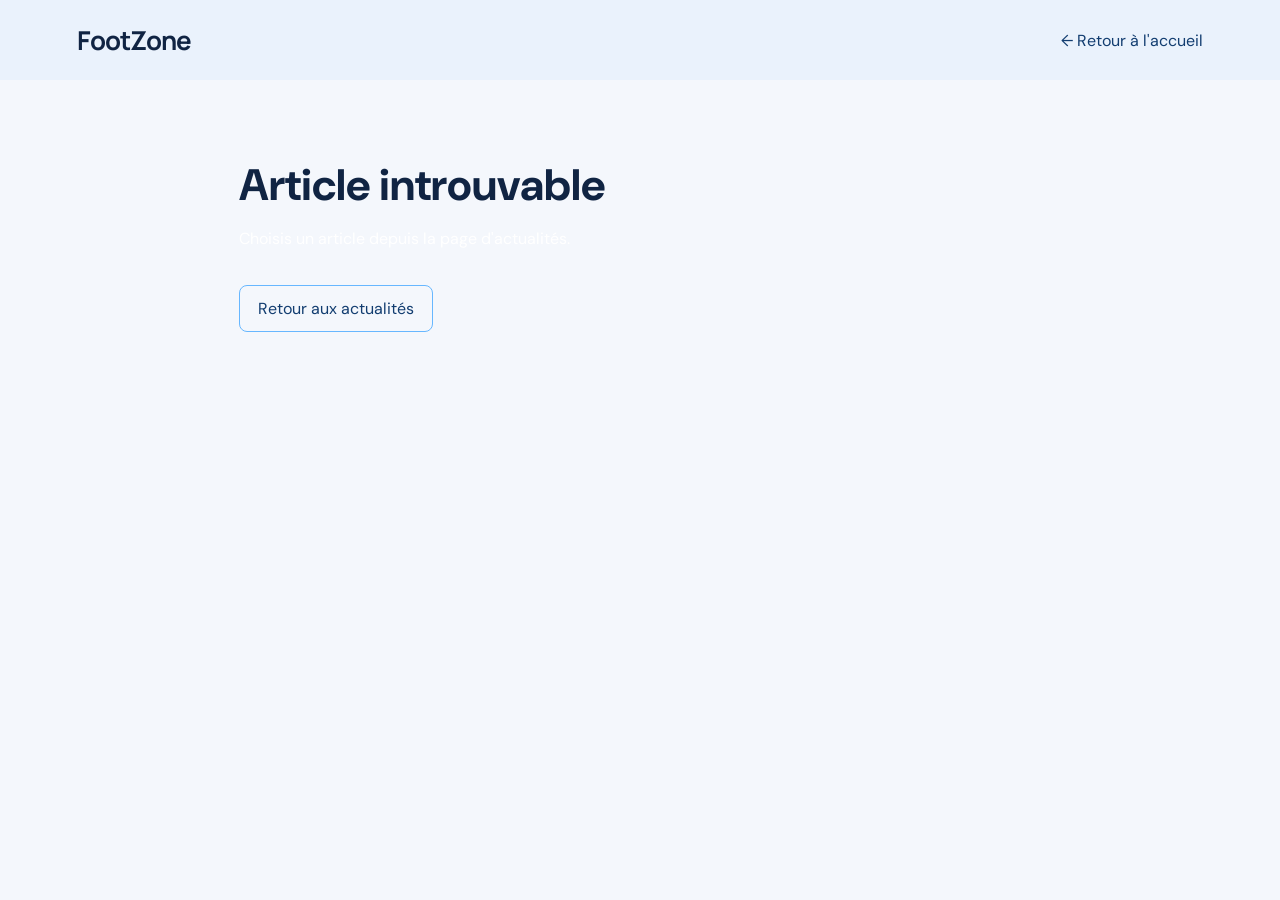
<file: article.html>
<!DOCTYPE html>
<html lang="fr">
<head>
  <meta charset="UTF-8">
  <meta name="viewport" content="width=device-width, initial-scale=1.0">
  <title>Article - FootZone</title>
  <link rel="stylesheet" href="style.css">
</head>
<body>
  <header class="article-header">
    <a href="index.html" class="logo">FootZone</a>
    <a href="index.html" class="back-link">← Retour à l'accueil</a>
  </header>

  <main class="article-page">
    <div id="article-content"></div>
  </main>

  <script src="script.js"></script>
</body>
</html>
</file>
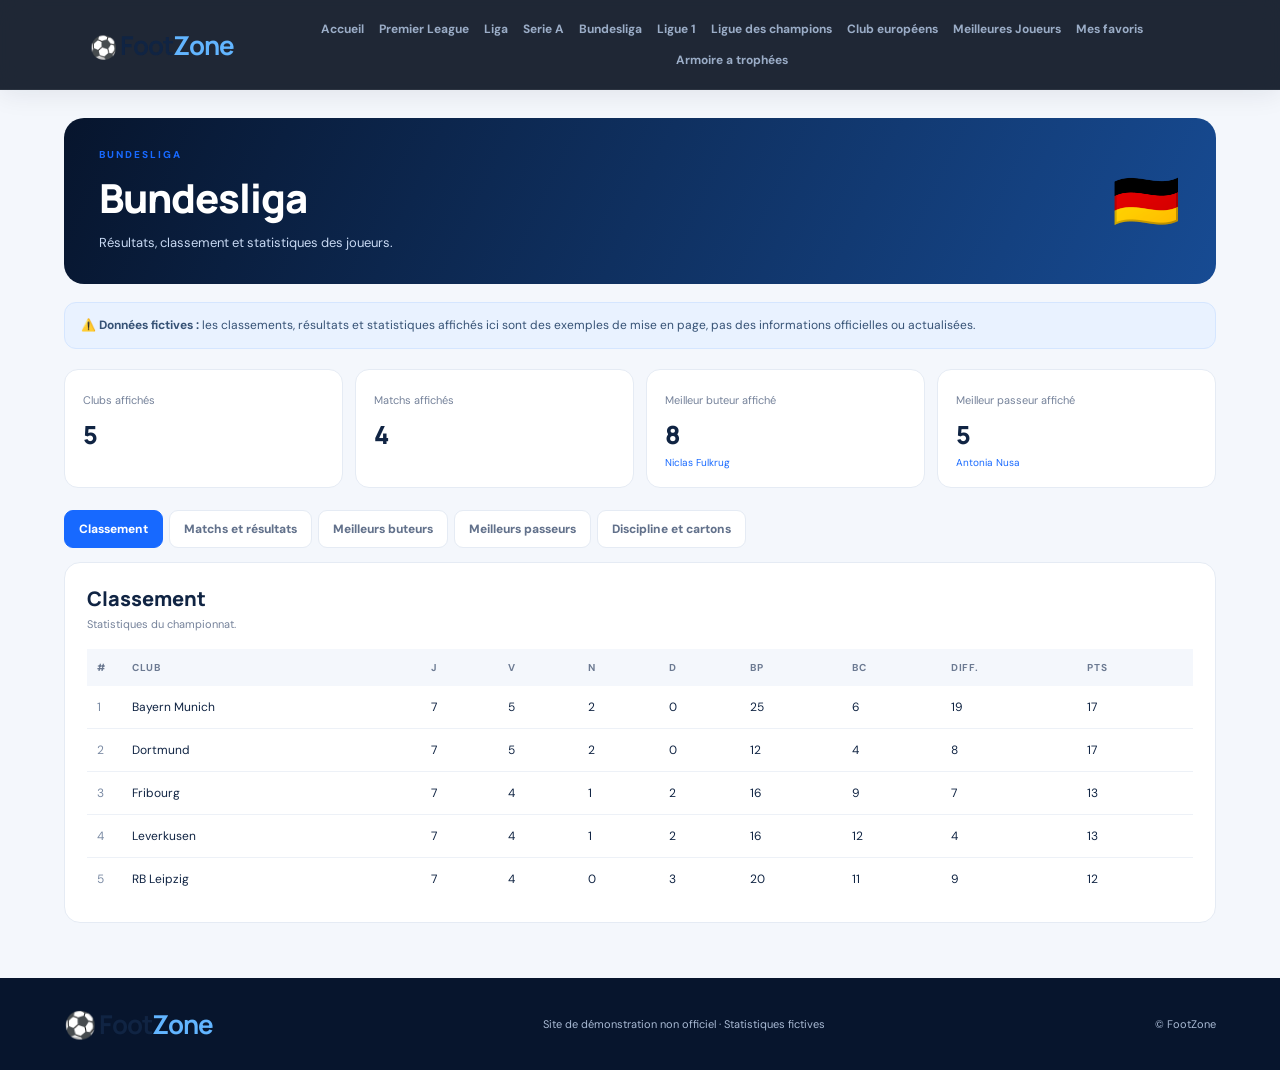
<file: bundesliga.html>
<!DOCTYPE html>
<html lang="fr">
<head>
  <meta charset="UTF-8">
  <meta name="viewport" content="width=device-width, initial-scale=1.0">
  <title>Championnat — FootZone</title>
  <link rel="stylesheet" href="style.css">
  <script src="script.js" defer></script>
</head>
<body>
  <header class="topbar">
    <a class="logo" href="1.html"><span class="logo-ball">⚽</span> Foot<span>Zone</span></a>
    <button class="menu-toggle" aria-label="Ouvrir le menu">☰</button>
    <nav class="nav">
      <a href="index.html">Accueil</a>
      <a href="premier.html">Premier League</a>
      <a href="liga.html">Liga</a>
      <a href="seria.html">Serie A</a>
      <a href="bundesliga.html">Bundesliga</a>
      <a href="ligue1.html">Ligue 1</a>
      <a href="ldc.html" >Ligue des champions</a>
      <a href="club.html">Club européens</a>
      <a href="joueur.html">Meilleures Joueurs</a>
      <a href="favoris.html">Mes favoris</a>
      <a href="trophe.html">Armoire a trophées</a>     
    </nav>
  </header>
  <main class="container">
    <div id="league-header"></div>
    <div class="notice"><strong>⚠️ Données fictives :</strong> les classements, résultats et statistiques affichés ici sont des exemples de mise en page, pas des informations officielles ou actualisées.</div>
    <section class="stats-grid" id="league-stats"></section>
    <div class="tabs" id="league-tabs"></div>
    <section class="data-panel" id="league-data"><div class="empty">Chargement des statistiques…</div></section>
  </main>
  <footer class="footer"><a class="logo" href="index.html">⚽ Foot<span>Zone</span></a><p>Site de démonstration non officiel · Statistiques fictives</p><span>© FootZone</span></footer>
</body>
</html>
</file>
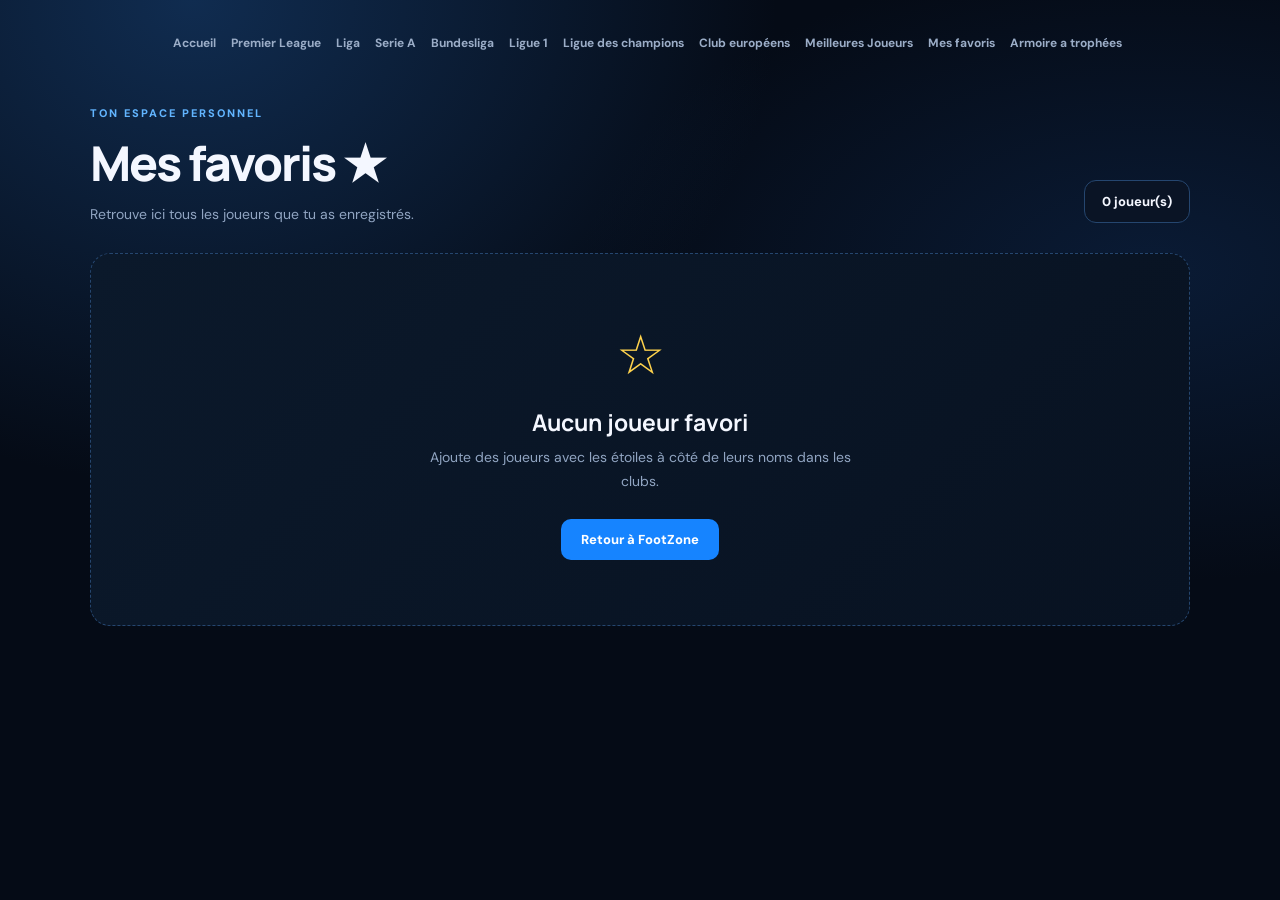
<file: favoris.html>
<!DOCTYPE html>
<html lang="fr">
<head>
  <meta charset="UTF-8">
  <meta name="viewport" content="width=device-width, initial-scale=1.0">

  <title>Mes joueurs favoris - FootZone</title>

  <link rel="stylesheet" href="style.css">
  <link rel="stylesheet" href="favoris.css">
</head>

<body class="favorites-page-body">
  <main class="favorites-page">

    <nav class="favorites-nav">
      <a class="brand" href="index.html">
      </a>
        <a href="index.html">Accueil</a>
        <a href="premier.html">Premier League</a>
        <a href="liga.html">Liga</a>
        <a href="seria.html">Serie A</a>
        <a href="bundesliga.html">Bundesliga</a>
        <a href="ligue1.html">Ligue 1</a>
        <a href="ldc.html" >Ligue des champions</a>
        <a href="club.html">Club européens</a>
        <a href="joueur.html">Meilleures Joueurs</a>
        <a href="favoris.html">Mes favoris</a>
        <a href="trophe.html">Armoire a trophées</a> 
    </nav>

    <section class="favorites-heading">
      <div>
        <div class="eyebrow">Ton espace personnel</div>

        <h1>
          Mes favoris
          <span class="favorite-title-star">★</span>
        </h1>

        <p>
          Retrouve ici tous les joueurs que tu as enregistrés.
        </p>
      </div>

      <div class="count-pill">
        <span id="favoritesCount">0</span> joueur(s)
      </div>
    </section>

    <section
      id="favoritesList"
      class="favorites-list"
      aria-live="polite">
    </section>

  </main>

  <script src="favoris.js"></script>
</body>
</html>
</file>
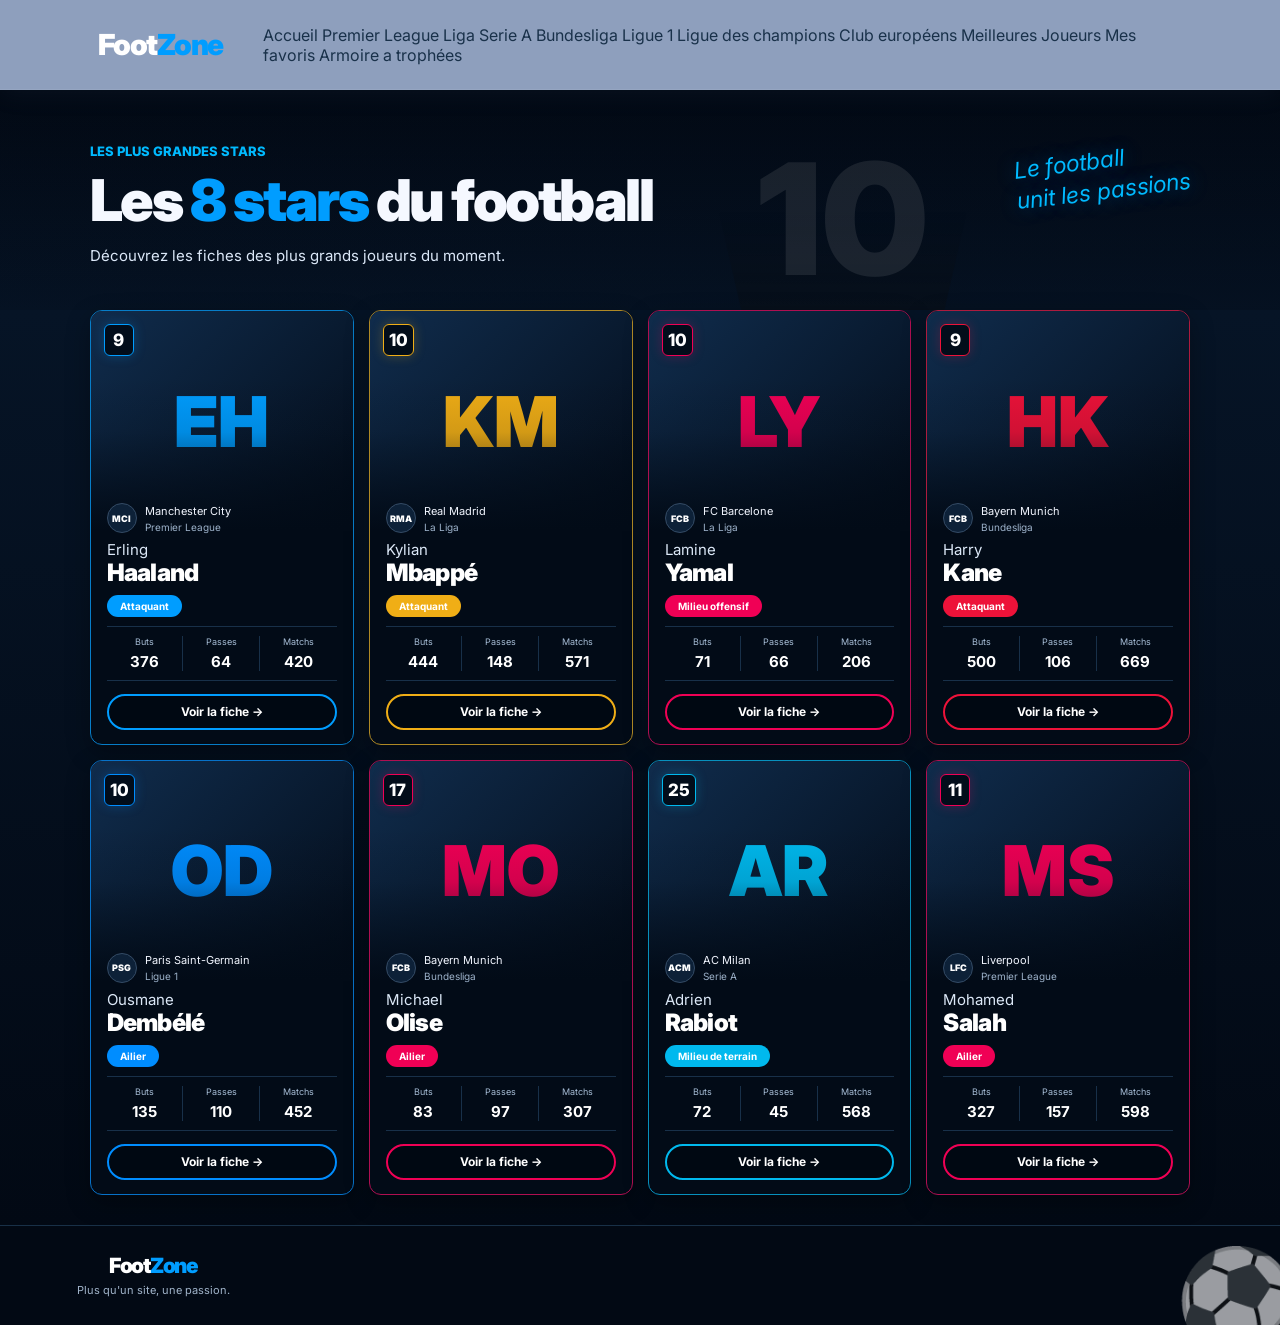
<file: joueur.html>
<!DOCTYPE html>
<html lang="fr">
<head>
  <meta charset="UTF-8">
  <meta name="viewport" content="width=device-width, initial-scale=1.0">
  <title>FootZone - Les 8 stars du football</title>
  <link rel="stylesheet" href="joueur.css">
  <script src="joueur.js" defer></script>
</head>
<body>

  <header class="topbar">
    <a href="index.html" class="logo">
      <span class="ball"></span> Foot<span class="logo-blue">Zone</span>
    </a>

    <nav>
            <a href="index.html">Accueil</a>
      <a href="premier.html">Premier League</a>
      <a href="liga.html">Liga</a>
      <a href="seria.html">Serie A</a>
      <a href="bundesliga.html">Bundesliga</a>
      <a href="ligue1.html">Ligue 1</a>
      <a href="ldc.html" >Ligue des champions</a>
      <a href="club.html">Club européens</a>
      <a href="joueur.html">Meilleures Joueurs</a>
      <a href="favoris.html">Mes favoris</a>
      <a href="trophe.html">Armoire a trophées</a> 
    </nav>
  </header>

  <main>
    <section class="hero">
      <div class="hero-content">
        <p class="hero-label">LES PLUS GRANDES STARS</p>
        <h1>Les <span>8 stars</span> du football</h1>
        <p class="hero-description">
          Découvrez les fiches des plus grands joueurs du moment.
        </p>
      </div>

      <div class="hero-player">
        <div class="hero-number">10</div>
      </div>

      <div class="hero-slogan">
        Le football<br>
        unit les passions
      </div>
    </section>

    <section class="players-section">
      <div class="players-grid" id="players"></div>
    </section>
  </main>

  <div class="modal" id="playerModal">
    <div class="modal-content">
      <button class="modal-close" id="closeModal" aria-label="Fermer">&times;</button>
      <div id="modalDetails"></div>
    </div>
  </div>

  <footer>

    <div class="footer-brand">
      <a href="index.html" class="logo">Foot<span class="logo-blue">Zone</span></a>
      <p>Plus qu'un site, une passion.</p>
    </div>

    <div class="footer-ball">⚽</div>
  </footer>

</body>
</html>
</file>
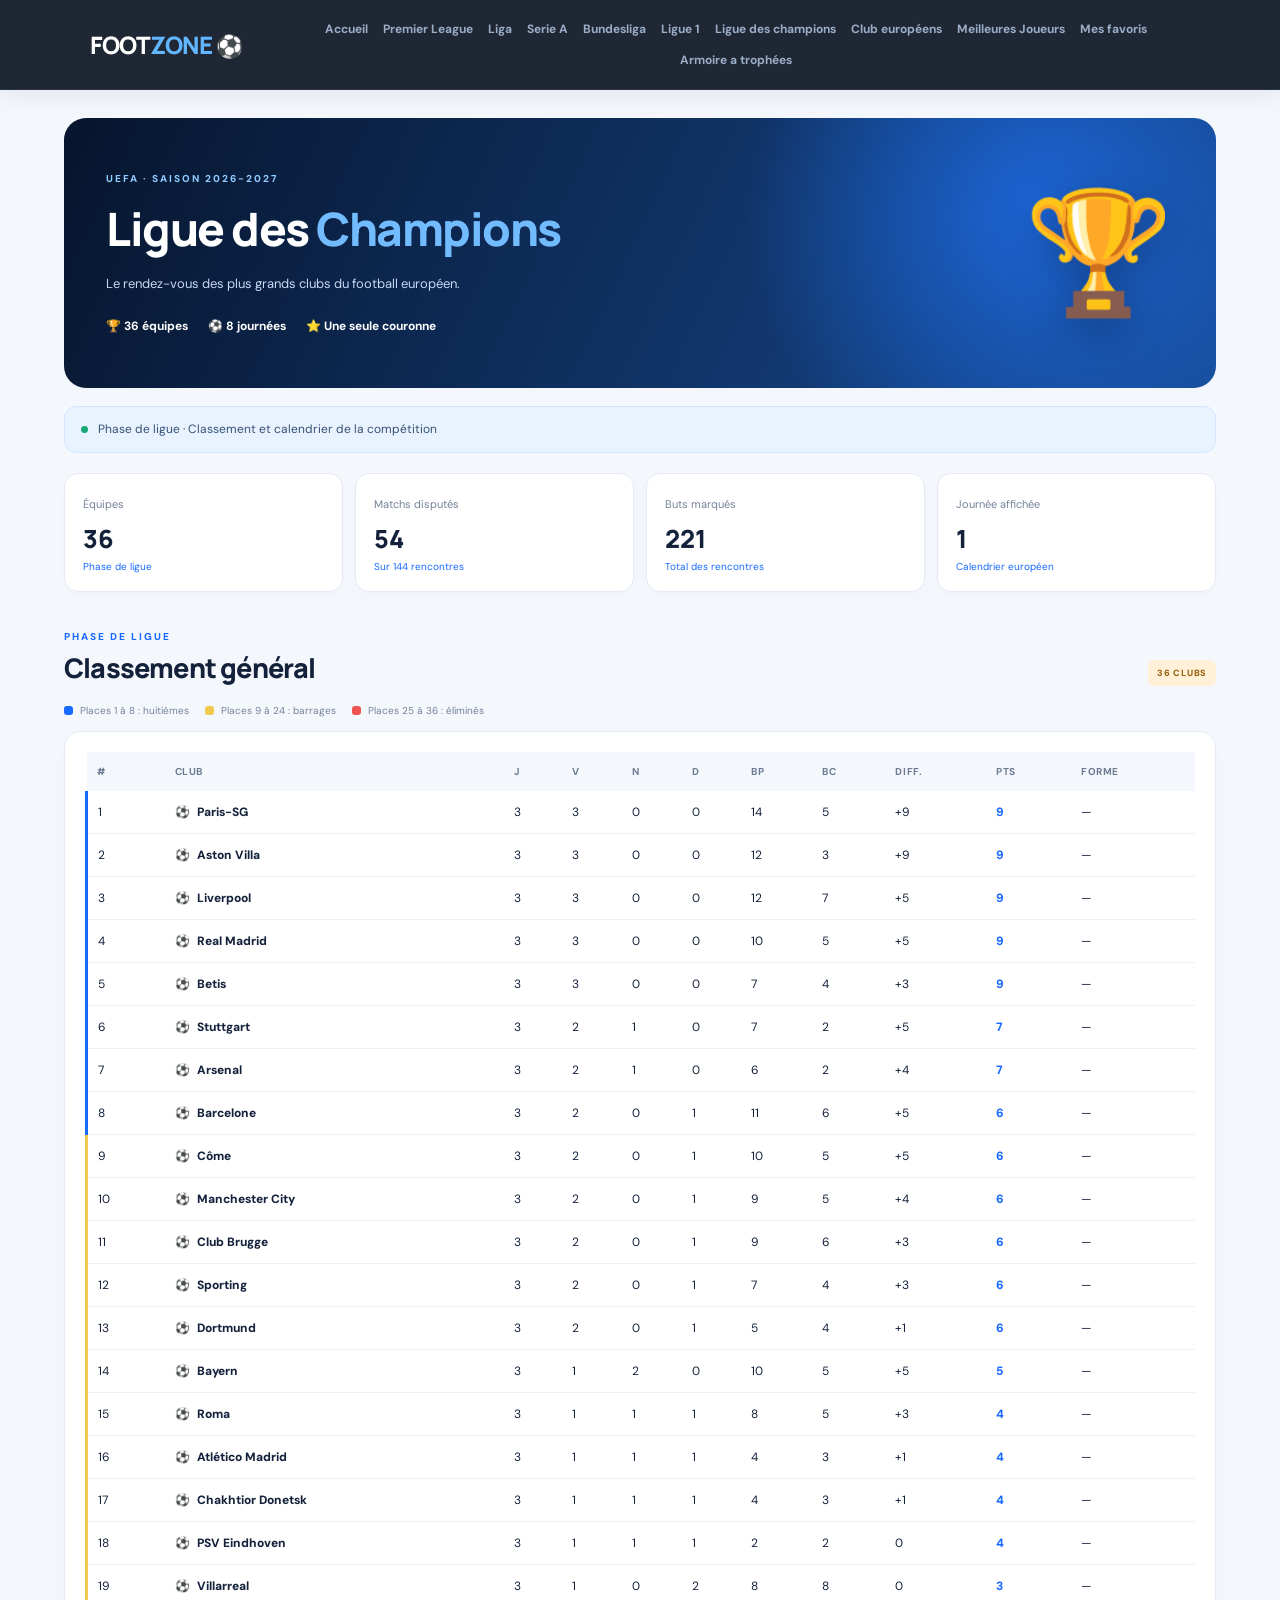
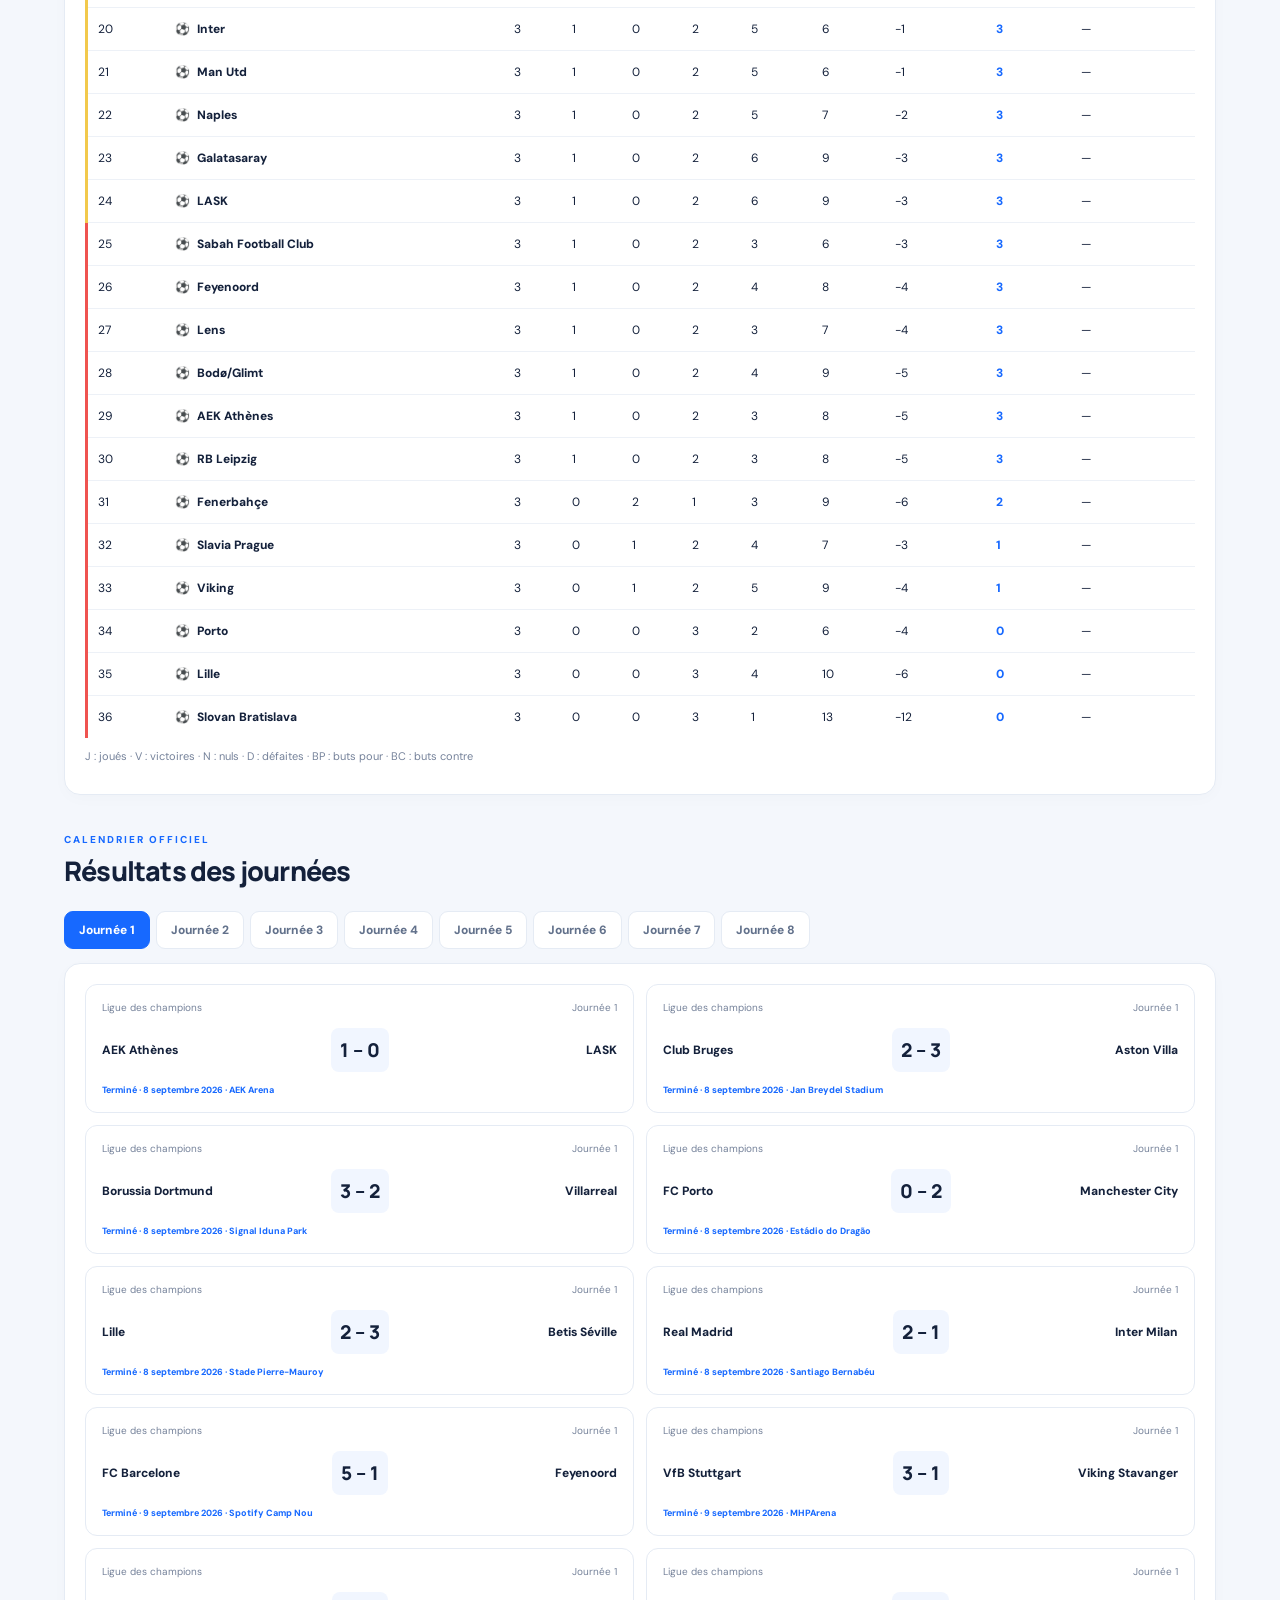
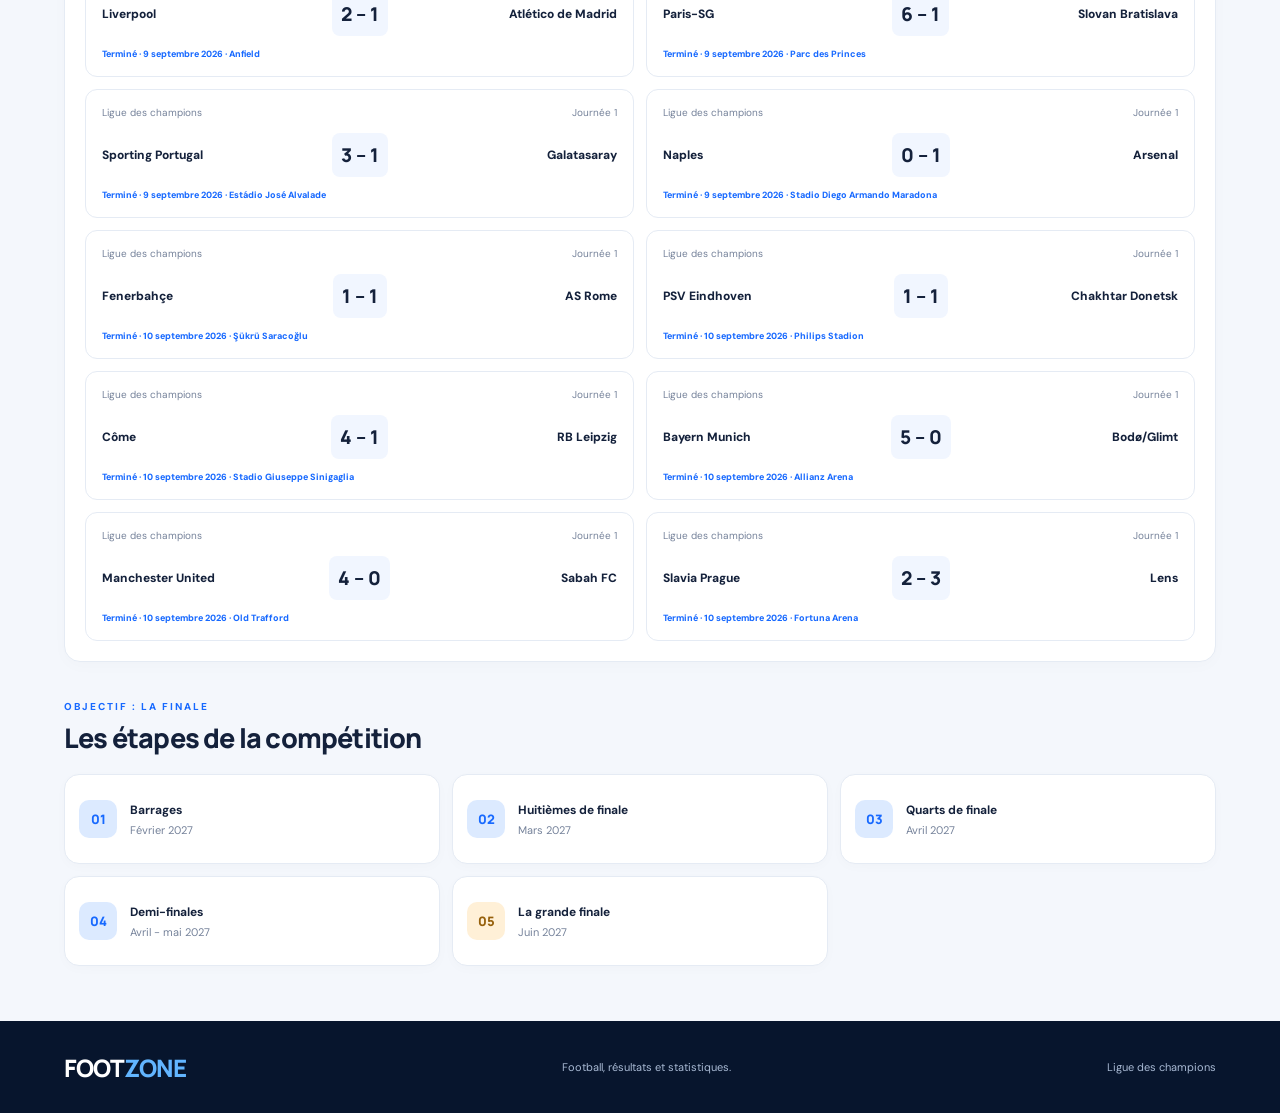
<file: ldc.html>
<!DOCTYPE html>
<html lang="fr">
<head>
  <meta charset="UTF-8">
  <meta name="viewport" content="width=device-width, initial-scale=1.0">
  <title>Ligue des champions - FootZone</title>
  <link rel="stylesheet" href="lds.css">
</head>
<body>
  <header class="topbar">
    <a href="index.html" class="logo">FOOT<span>ZONE</span> <span class="logo-ball">⚽</span></a>
    <nav class="nav">
            <a href="index.html">Accueil</a>
      <a href="premier.html">Premier League</a>
      <a href="liga.html">Liga</a>
      <a href="seria.html">Serie A</a>
      <a href="bundesliga.html">Bundesliga</a>
      <a href="ligue1.html">Ligue 1</a>
      <a href="ldc.html" >Ligue des champions</a>
      <a href="club.html">Club européens</a>
      <a href="joueur.html">Meilleures Joueurs</a>
      <a href="favoris.html">Mes favoris</a>
      <a href="trophe.html">Armoire a trophées</a> 
    </nav>
    <button class="menu-toggle" id="menuToggle">☰</button>
  </header>

  <main class="container">
    <section class="page-hero">
      <div>
        <span class="hero-eyebrow">UEFA · SAISON 2026-2027</span>
        <h1>Ligue des <span>Champions</span></h1>
        <p>Le rendez-vous des plus grands clubs du football européen.</p>
        <div class="hero-details">
          <span>🏆 36 équipes</span>
          <span>⚽ 8 journées</span>
          <span>⭐ Une seule couronne</span>
        </div>
      </div>
      <div class="page-flag">🏆</div>
    </section>

    <div class="notice">
      <span class="live-dot"></span>
      Phase de ligue · Classement et calendrier de la compétition
    </div>

    <section class="stats-grid">
      <article class="stat-card">
        <span>Équipes</span>
        <strong id="totalEquipes">36</strong>
        <small>Phase de ligue</small>
      </article>
      <article class="stat-card">
        <span>Matchs disputés</span>
        <strong id="totalMatchs">0</strong>
        <small>Sur 144 rencontres</small>
      </article>
      <article class="stat-card">
        <span>Buts marqués</span>
        <strong id="totalButs">0</strong>
        <small>Total des rencontres</small>
      </article>
      <article class="stat-card">
        <span>Journée affichée</span>
        <strong id="journeeActuelle">1</strong>
        <small>Calendrier européen</small>
      </article>
    </section>
    

    <section class="section">
      <div class="section-heading">
        <div>
          <span class="eyebrow">PHASE DE LIGUE</span>
          <h2>Classement général</h2>
        </div>
        <span class="fake-badge">36 CLUBS</span>
      </div>

      <div class="legend">
        <span><i class="legend-blue"></i> Places 1 à 8 : huitièmes</span>
        <span><i class="legend-yellow"></i> Places 9 à 24 : barrages</span>
        <span><i class="legend-red"></i> Places 25 à 36 : éliminés</span>
      </div>

      <div class="data-panel">
        <div class="table-wrap">
          <table>
            <thead>
              <tr>
                <th>#</th>
                <th>Club</th>
                <th>J</th>
                <th>V</th>
                <th>N</th>
                <th>D</th>
                <th>BP</th>
                <th>BC</th>
                <th>Diff.</th>
                <th>Pts</th>
                <th>Forme</th>
              </tr>
            </thead>
            <tbody id="classement"></tbody>
          </table>
        </div>
        <p class="muted">J : joués · V : victoires · N : nuls · D : défaites · BP : buts pour · BC : buts contre</p>
      </div>
    </section>

    <section class="section">
      <div class="section-heading">
        <div>
          <span class="eyebrow">CALENDRIER OFFICIEL </span>
          <h2>Résultats des journées</h2>
        </div>
      </div>
      <div class="tabs" id="boutonsJournees"></div>
      <div class="data-panel">
        <div id="matchs" class="match-cards"></div>
      </div>
    </section>

    <section class="section">
      <div class="section-heading">
        <div>
          <span class="eyebrow">OBJECTIF : LA FINALE</span>
          <h2>Les étapes de la compétition</h2>
        </div>
      </div>
      <div class="league-grid phases">
        <article class="league-card">
          <span class="phase-number">01</span>
          <div><strong>Barrages</strong><small>Février 2027</small></div>
        </article>
        <article class="league-card">
          <span class="phase-number">02</span>
          <div><strong>Huitièmes de finale</strong><small>Mars 2027</small></div>
        </article>
        <article class="league-card">
          <span class="phase-number">03</span>
          <div><strong>Quarts de finale</strong><small>Avril 2027</small></div>
        </article>
        <article class="league-card">
          <span class="phase-number">04</span>
          <div><strong>Demi-finales</strong><small>Avril - mai 2027</small></div>
        </article>
        <article class="league-card final-card">
          <span class="phase-number">05</span>
          <div><strong>La grande finale</strong><small>Juin 2027</small></div>
        </article>
      </div>
    </section>
  </main>

  <footer class="footer">
    <a href="index.html" class="logo">FOOT<span>ZONE</span></a>
    <p>Football, résultats et statistiques.</p>
    <span>Ligue des champions</span>
  </footer>

  <script src="lds.js"></script>
</body>
</html>
</file>
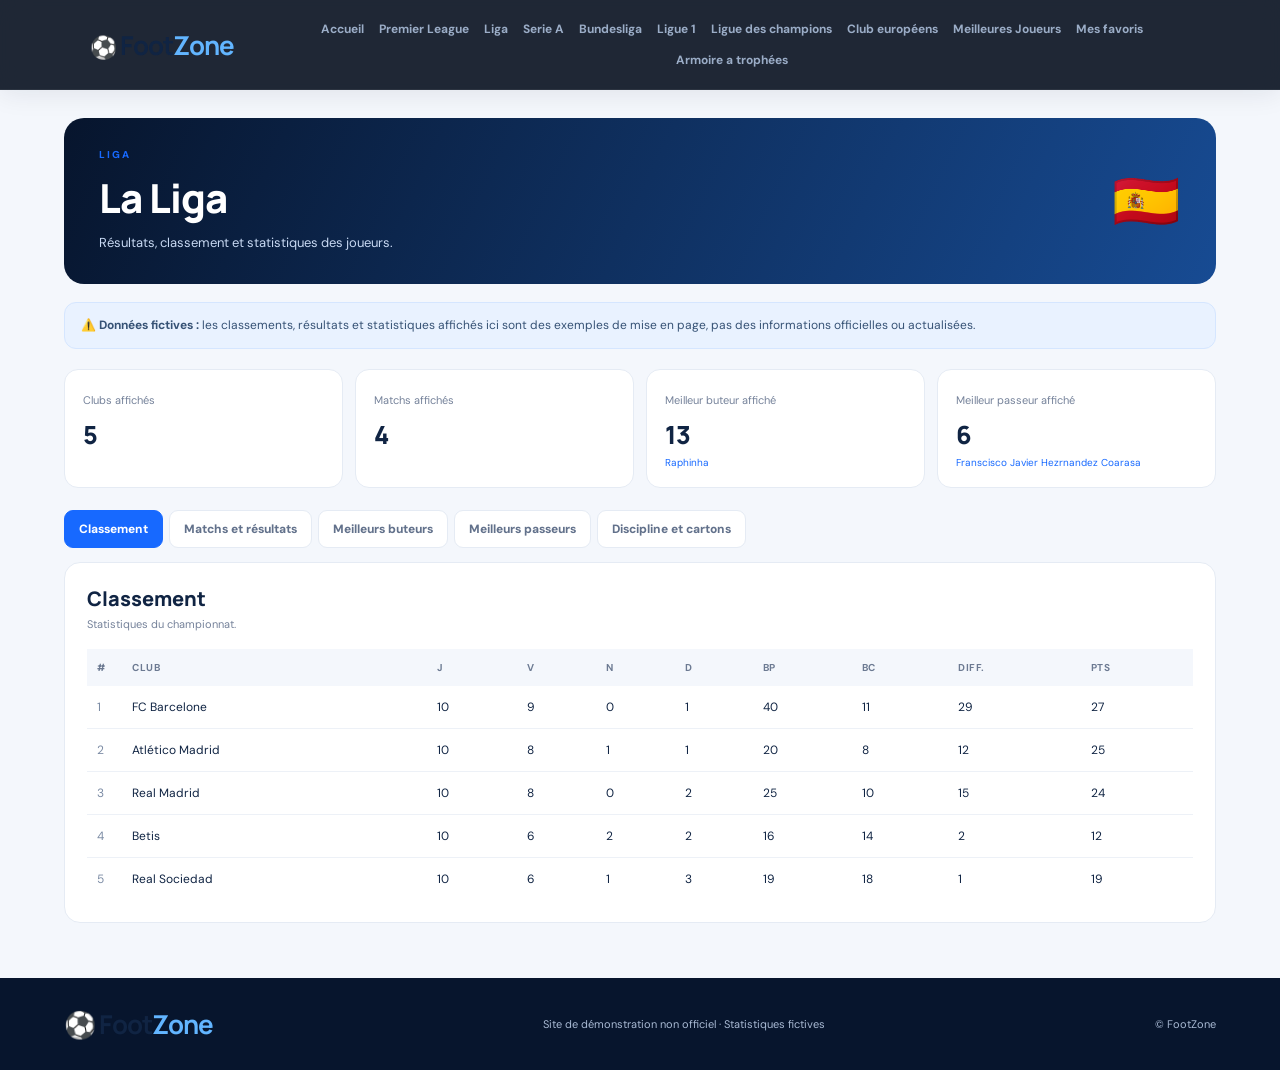
<file: liga.html>
<!DOCTYPE html>
<html lang="fr">
<head>
  <meta charset="UTF-8">
  <meta name="viewport" content="width=device-width, initial-scale=1.0">
  <title>Championnat — FootZone</title>
  <link rel="stylesheet" href="style.css">
  <script src="script.js" defer></script>
</head>
<body>
  <header class="topbar">
    <a class="logo" href="1.html"><span class="logo-ball">⚽</span> Foot<span>Zone</span></a>
    <button class="menu-toggle" aria-label="Ouvrir le menu">☰</button>
    <nav class="nav">
      <a href="index.html">Accueil</a>
      <a href="premier.html">Premier League</a>
      <a href="liga.html">Liga</a>
      <a href="seria.html">Serie A</a>
      <a href="bundesliga.html">Bundesliga</a>
      <a href="ligue1.html">Ligue 1</a>
      <a href="ldc.html" >Ligue des champions</a>
      <a href="club.html">Club européens</a>
      <a href="joueur.html">Meilleures Joueurs</a>
      <a href="favoris.html">Mes favoris</a>
      <a href="trophe.html">Armoire a trophées</a> 
    </nav>
  </header>
  <main class="container">
    <div id="league-header"></div>
    <div class="notice"><strong>⚠️ Données fictives :</strong> les classements, résultats et statistiques affichés ici sont des exemples de mise en page, pas des informations officielles ou actualisées.</div>
    <section class="stats-grid" id="league-stats"></section>
    <div class="tabs" id="league-tabs"></div>
    <section class="data-panel" id="league-data"><div class="empty">Chargement des statistiques…</div></section>
  </main>
  <footer class="footer"><a class="logo" href="1.html">⚽ Foot<span>Zone</span></a><p>Site de démonstration non officiel · Statistiques fictives</p><span>© FootZone</span></footer>
</body>
</html>
</file>
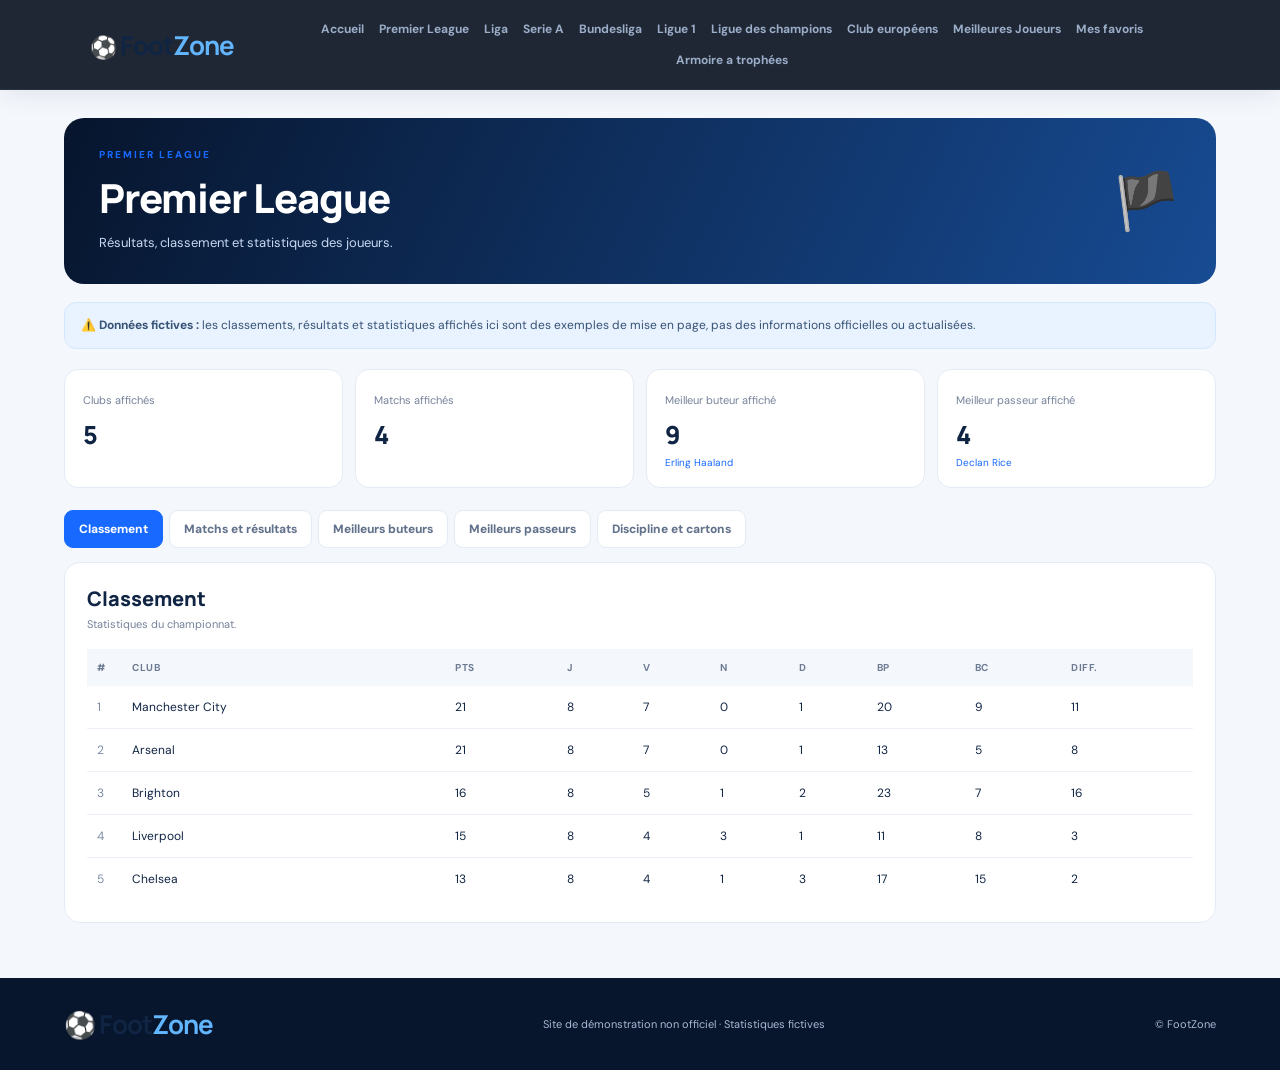
<file: premier.html>
<!DOCTYPE html>
<html lang="fr">
<head>
  <meta charset="UTF-8">
  <meta name="viewport" content="width=device-width, initial-scale=1.0">
  <title>Championnat — FootZone</title>
  <link rel="stylesheet" href="style.css">
  <script src="script.js" defer></script>
</head>
<body>
  <header class="topbar">
    <a class="logo" href="1.html"><span class="logo-ball">⚽</span> Foot<span>Zone</span></a>
    <button class="menu-toggle" aria-label="Ouvrir le menu">☰</button>
    <nav class="nav">
      <a href="index.html">Accueil</a>
      <a href="premier.html">Premier League</a>
      <a href="liga.html">Liga</a>
      <a href="seria.html">Serie A</a>
      <a href="bundesliga.html">Bundesliga</a>
      <a href="ligue1.html">Ligue 1</a>
      <a href="ldc.html">Ligue des champions</a>
      <a href="club.html">Club européens</a>
      <a href="joueur.html">Meilleures Joueurs</a>
      <a href="favoris.html">Mes favoris</a>
      <a href="trophe.html">Armoire a trophées</a> 
    </nav>
  </header>
  <main class="container">
    <div id="league-header"></div>
    <div class="notice"><strong>⚠️ Données fictives :</strong> les classements, résultats et statistiques affichés ici sont des exemples de mise en page, pas des informations officielles ou actualisées.</div>
    <section class="stats-grid" id="league-stats"></section>
    <div class="tabs" id="league-tabs"></div>
    <section class="data-panel" id="league-data"><div class="empty">Chargement des statistiques…</div></section>
  </main>
  <footer class="footer"><a class="logo" href="1.html">⚽ Foot<span>Zone</span></a><p>Site de démonstration non officiel · Statistiques fictives</p><span>© FootZone</span></footer>
</body>
</html>
</file>
<file: style.css>
@import url('https://fonts.googleapis.com/css2?family=DM+Sans:wght@400;500;600;700&family=Manrope:wght@400;500;600;700;800&display=swap');

:root {
  --navy: #07152d;
  --navy-2: #0d2142;
  --blue: #1769ff;
  --blue-light: #dceaff;
  --sky: #62b5ff;
  --white: #ffffff;
  --bg: #f4f7fc;
  --text: #14213b;
  --muted: #75829a;
  --border: #e5ebf4;
  --green: #18a875;
  --yellow: #f2c94c;
  --red: #ef5350;
  --radius: 18px;
  --shadow: 0 12px 35px rgba(15, 42, 84, .08);
.topbar {
    min-height: 90px;
    padding: 0 max(7%, calc((100% - 1300px)/2));
    background: rgba(13, 21, 36, 0.92);
    backdrop-filter: blur(14px);
    display: flex;
    align-items: center;
    justify-content: space-between;
    gap: 40px;
    color: rgb(23, 157, 63);
    position: sticky;
    top: 0;
    z-index: 10;
    box-shadow: 0 4px 25px #07152d15;
    border-bottom: 1px solid rgba(255, 255, 255, 0.06);
}
}
* { box-sizing: border-box; }
html { scroll-behavior: smooth; }
body { margin: 0; background: var(--bg); color: var(--text); font-family: 'DM Sans', sans-serif; }
a { color: inherit; text-decoration: none; }
button { font: inherit; }
.logo { font: 800 24px 'Manrope', sans-serif; letter-spacing: -1px; white-space: nowrap; }
.logo span:last-child { color: var(--sky); }
.logo-ball { font-size: 22px; }
.menu-toggle { display: none; color: white; background: transparent; border: 0; font-size: 26px; cursor: pointer; }
.container { width: min(1200px, 90%); margin: 0 auto; }
.hero { min-height: 355px; margin-top: 28px; padding: 48px 55px; border-radius: 25px; overflow: hidden; background: radial-gradient(circle at 82% 35%, #1c65d6 0, transparent 30%), linear-gradient(115deg, #07152d 5%, #0c2853 70%, #164c9a); color: white; position: relative; display: flex; align-items: center; }
.hero-content { max-width: 580px; position: relative; z-index: 1; }
.eyebrow { display: block; color: var(--blue); font-size: 10px; letter-spacing: 2px; font-weight: 800; margin-bottom: 9px; }
.hero .eyebrow { color: #8fcaff; }
.hero h1 { font: 800 clamp(38px, 5vw, 58px)/1.05 'Manrope', sans-serif; letter-spacing: -2.5px; margin: 0 0 15px; }
.hero h1 span { color: #72bbff; }
.hero p { max-width: 460px; color: #c7d7ef; line-height: 1.7; margin: 0 0 24px; }
.button { display: inline-flex; gap: 18px; align-items: center; padding: 13px 18px; background: var(--blue); color: white; font-size: 13px; font-weight: 800; border-radius: 11px; box-shadow: 0 8px 22px #1769ff55; transition: transform .2s, background .2s; }
.button:hover { transform: translateY(-2px); background: #3980ff; }
.button span { font-size: 18px; }
.hero-ball { position: absolute; right: 9%; top: 7%; font-size: clamp(130px, 20vw, 230px); opacity: .18; transform: rotate(-17deg); filter: drop-shadow(0 15px 20px #0005); }
.hero-tag { position: absolute; right: 28px; bottom: 25px; color: #c7d7ef; font-size: 10px; letter-spacing: 1.5px; font-weight: 800; }
.live-dot { display: inline-block; height: 7px; width: 7px; border-radius: 50%; background: #5ee6a7; margin-right: 7px; box-shadow: 0 0 0 4px #5ee6a720; }
.notice { margin-top: 18px; padding: 13px 16px; border-radius: 12px; background: #e9f2ff; color: #365275; border: 1px solid #d5e6ff; font-size: 12px; line-height: 1.6; }
.section { margin: 38px 0; }
.section-heading { display: flex; align-items: end; justify-content: space-between; gap: 18px; margin-bottom: 18px; }
.section-heading h2 { margin: 0; font: 800 clamp(21px, 3vw, 27px) 'Manrope', sans-serif; letter-spacing: -.8px; }
.section-heading .eyebrow { margin-bottom: 6px; }
.muted, .news-meta { color: var(--muted); font-size: 11px; }
.league-grid { display: grid; grid-template-columns: repeat(3, 1fr); gap: 12px; }
.league-card { min-height: 105px; padding: 17px 14px; border-radius: 15px; background: white; border: 1px solid var(--border); display: flex; align-items: center; gap: 10px; box-shadow: 0 3px 12px #10274b05; transition: .2s ease; }
.league-card:hover { border-color: #9fc4ff; transform: translateY(-4px); box-shadow: var(--shadow); }
.league-icon { font-size: 28px; }
.league-card strong, .league-card small { display: block; }
.league-card strong { font-size: 12px; }
.league-card small { margin-top: 5px; color: var(--muted); font-size: 11px; }
.arrow { margin-left: auto; align-self: flex-start; color: #9aabc5; }
.fake-badge { flex-shrink: 0; background: #fff0d7; color: #96600b; border-radius: 6px; padding: 6px 8px; font-size: 9px; font-weight: 800; letter-spacing: .7px; }
.news-grid { display: grid; grid-template-columns: 1.25fr 1fr 1fr; gap: 15px; }
.news-card, .panel { background: white; border: 1px solid var(--border); border-radius: var(--radius); overflow: hidden; box-shadow: 0 4px 16px #10274b05; }
.news-art { min-height: 130px; display: grid; place-items: center; font-size: 65px; }
.art-ball { background: radial-gradient(circle, #d9eaff, #80b7ff); }
.art-blue { background: linear-gradient(135deg, #09214a, #378aff); }
.art-light { background: linear-gradient(135deg, #e4edff, #b3dcff); }
.news-body { padding: 18px; }
.news-category { color: var(--blue); font-size: 9px; font-weight: 800; letter-spacing: 1.2px; }
.news-body h3 { font: 800 16px/1.4 'Manrope', sans-serif; margin: 9px 0; }
.news-body p { color: #66748d; font-size: 12px; line-height: 1.7; margin: 0 0 15px; }
.news-meta { display: block; }
.two-columns { display: grid; grid-template-columns: 1fr 1fr; gap: 16px; }
.panel { padding: 22px; }
.compact { align-items: center; }
.compact h2 { font-size: 20px; }
.match-list { display: grid; gap: 10px; }
.match-row { display: grid; grid-template-columns: 1fr auto 1fr; align-items: center; gap: 10px; background: #f6f8fc; border-radius: 10px; padding: 14px; font-size: 12px; }
.match-row strong { background: white; padding: 8px 11px; border-radius: 7px; font-size: 14px; }
.team { font-weight: 700; }
.team.right { text-align: right; }
.leader-row { display: flex; align-items: center; gap: 12px; padding: 12px 0; border-bottom: 1px solid var(--border); }
.leader-row:last-child { border-bottom: 0; }
.rank { color: #96a4ba; font-size: 12px; font-weight: 800; }
.player-avatar { width: 34px; height: 34px; display: grid; place-items: center; border-radius: 10px; background: #e8f1ff; }
.player-name { font-size: 12px; font-weight: 800; flex: 1; }
.player-name small { display: block; color: var(--muted); font-size: 10px; margin-top: 4px; font-weight: 500; }
.leader-row > strong { font-size: 15px; }
.leader-row > strong small { font-size: 10px; color: var(--muted); font-weight: 500; }
.page-hero { margin-top: 28px; padding: 30px 35px; background: linear-gradient(115deg, var(--navy), #174b93); border-radius: 20px; color: white; display: flex; align-items: center; justify-content: space-between; gap: 20px; }
.page-hero h1 { font: 800 clamp(28px, 4vw, 40px) 'Manrope', sans-serif; margin: 4px 0 8px; letter-spacing: -1px; }
.page-hero p { margin: 0; color: #c8d9f3; font-size: 13px; line-height: 1.6; }
.page-flag { font-size: 55px; }
.stats-grid { display: grid; grid-template-columns: repeat(4, 1fr); gap: 12px; margin: 20px 0; }
.stat-card { padding: 18px; background: white; border: 1px solid var(--border); border-radius: 14px; }
.stat-card span { color: var(--muted); font-size: 11px; }
.stat-card strong { display: block; margin-top: 8px; font: 800 25px 'Manrope', sans-serif; }
.stat-card small { display: block; margin-top: 4px; color: var(--blue); font-size: 10px; }
.tabs { display: flex; gap: 6px; flex-wrap: wrap; margin: 22px 0 14px; }
.tab-button { padding: 10px 14px; border: 1px solid var(--border); border-radius: 9px; color: #62718b; background: white; cursor: pointer; font-size: 12px; font-weight: 800; transition: .2s; }
.tab-button:hover, .tab-button.active { background: var(--blue); border-color: var(--blue); color: white; }
.data-panel { padding: 22px; background: white; border: 1px solid var(--border); border-radius: 16px; overflow: hidden; }
.data-panel h2 { margin: 0 0 5px; font: 800 20px 'Manrope', sans-serif; }
.data-panel .subheading { margin: 0 0 18px; color: var(--muted); font-size: 11px; }
.table-wrap { width: 100%; overflow-x: auto; }
table { border-collapse: collapse; width: 100%; min-width: 480px; text-align: left; }
th { padding: 12px 10px; background: #f4f7fc; color: #6c7a92; font-size: 10px; text-transform: uppercase; letter-spacing: .6px; white-space: nowrap; }
td { padding: 13px 10px; border-bottom: 1px solid #edf1f7; font-size: 12px; white-space: nowrap; }
tbody tr:last-child td { border-bottom: 0; }
tbody tr:hover { background: #f8faff; }
.position { color: #7b8ba4; width: 35px; }
.club-cell { font-weight: 800; }
.club-cell .club-emoji { margin-right: 7px; }
.points { color: var(--blue); font-weight: 800; }
.form { display: flex; gap: 3px; }
.form span { width: 17px; height: 17px; display: grid; place-items: center; border-radius: 5px; color: white; font-size: 9px; font-weight: 800; }
.form .w { background: var(--green); } .form .d { background: #98a5b9; } .form .l { background: var(--red); }
.match-cards { display: grid; grid-template-columns: repeat(2, 1fr); gap: 12px; }
.fixture { border: 1px solid var(--border); border-radius: 12px; padding: 16px; }
.fixture-top { display: flex; justify-content: space-between; gap: 10px; color: var(--muted); font-size: 10px; margin-bottom: 14px; }
.fixture-teams { display: grid; grid-template-columns: 1fr auto 1fr; align-items: center; gap: 8px; }
.fixture-team { font-size: 12px; font-weight: 800; }
.fixture-team:last-child { text-align: right; }
.fixture-score { font: 800 19px 'Manrope', sans-serif; background: #f1f6ff; border-radius: 8px; padding: 9px; }
.fixture-status { color: var(--blue); font-size: 9px; font-weight: 800; margin-top: 12px; }
.fake-label { color: #98610d; background: #fff1d7; border-radius: 5px; padding: 4px 6px; font-size: 9px; font-weight: 800; }
.footer { margin-top: 55px; background: var(--navy); padding: 28px 5%; display: flex; justify-content: space-between; align-items: center; gap: 20px; color: #a9bad4; }
.footer p { font-size: 11px; text-align: center; }
.footer > span { font-size: 11px; }
.empty { padding: 25px; color: var(--muted); text-align: center; font-size: 13px; }

.nav {
    display: flex;
    align-items: center;
    flex-wrap: wrap;
    justify-content: center;
    gap: 15px;
}

.nav a {
    color: #9badc7;
    font-size: 12px;
    font-weight: 700;
    transition: color .2s;
}

.nav a:hover,
.nav a.active {
    color: var(--blue-light);
}

.articles {
  max-width: 1200px;
  margin: 40px auto;
  padding: 20px;
}

.articles h2 {
  color: #ffffff;
  margin-bottom: 25px;
  font-size: 30px;
}

.articles-grid {
  display: grid;
  grid-template-columns: repeat(3, minmax(0, 1fr));
  gap: 15px;
}

.article-card {
  display: block;
  overflow: hidden;
  border-radius: 14px;
  background: #102443;
  color: white;
  text-decoration: none;
  transition: transform 0.25s, background 0.25s;
}

.article-card:hover {
  transform: translateY(-6px);
  background: #17365f;
}

.article-card img {
  width: 100%;
  height: 190px;
  object-fit: cover;
}

.article-info {
  padding: 20px;
}

.article-info span,
.article-category {
  color: #67b7ff;
  font-size: 12px;
  font-weight: bold;
}

.article-info h3 {
  margin: 12px 0;
}

.article-info p {
  color: #c6d3e5;
  line-height: 1.6;
}

.article-info strong {
  display: inline-block;
  margin-top: 12px;
  color: #67b7ff;
}

.article-header {
  display: flex;
  align-items: center;
  justify-content: space-between;
  gap: 20px;
  padding: 22px 6%;
  background: #09172d;
}

.logo {
  color: white;
  font-size: 26px;
  font-weight: bold;
  text-decoration: none;
}

.back-link,
.back-button {
  color: #67b7ff;
  text-decoration: none;
}

.article-page {
  max-width: 850px;
  margin: 40px auto;
  padding: 24px;
  color: white;
}

.article-page h1 {
  font-size: clamp(28px, 5vw, 44px);
  line-height: 1.2;
  margin: 15px 0;
}

.article-date {
  color: #598dd6;
  margin-bottom: 25px;
}

.article-cover {
  display: block;
  width: 100%;
  max-height: 450px;
  object-fit: cover;
  border-radius: 14px;
  margin-bottom: 28px;
}

.article-intro {
  font-size: 21px;
  font-weight: bold;
  line-height: 1.6;
}

.article-paragraph {
  color: #d5deeb;
  font-size: 17px;
  line-height: 1.9;
  margin: 22px 0;
}

.back-button {
  display: inline-block;
  margin-top: 20px;
  padding: 12px 18px;
  border: 1px solid #67b7ff;
  border-radius: 8px;
}

body {
  color: #102443;
}

.articles h2,
.article-info h3,
.article-info p,
.article-page h1,
.article-intro,
.article-paragraph {
  color: #102443;
}

.article-card {
  background: #ffffff;
  border: 1px solid #dbe7f5;
}

.article-card:hover {
  background: #edf5ff;
}

.article-info span,
.article-info strong,
.article-category,
.back-link,
.back-button {
  color: #123d70;
}

.article-header {
  background: #eaf2fc;
}

.logo {
  color: #102443;
}

.article-date {
  color: #45617f;
}
</file>
<file: favoris.css>
@import url('https://fonts.googleapis.com/css2?family=DM+Sans:wght@400;500;600;700;800&family=Manrope:wght@400;500;600;700;800&display=swap');

:root {
    --background: #050b16;
    --panel: #0a1425;
    --panel-light: #0e1c32;
    --blue: #1684ff;
    --blue-light: #62b5ff;
    --text: #f4f7ff;
    --muted: #91a5c2;
    --yellow: #ffd34d;
    --border: #1d3452;
}

* {
    box-sizing: border-box;
}

body.favorites-page-body {
    margin: 0;
    min-height: 100vh;
    background:
        radial-gradient(ellipse at 15% 0%, #102c50 0%, transparent 38%),
        radial-gradient(ellipse at 90% 30%, #0a1b35 0%, transparent 35%),
        var(--background);
    color: var(--text);
    font-family: 'DM Sans', sans-serif;
}

.favorites-page {
    width: min(1100px, 92%);
    margin: auto;
    padding: 35px 0 70px;
}

.favorites-nav {
    display: flex;
    align-items: center;
    flex-wrap: wrap;
    justify-content: center;
    gap: 15px;
}

.favorites-nav a {
    color: #9badc7;
    font-size: 12px;
    font-weight: 700;
    transition: color .2s;
}

.favorites-nav a:hover,
.favorites-nav a.active {
    color: var(--blue-light);
}

.brand {
    display: flex;
    align-items: center;
    flex-wrap: wrap;
    justify-content: center;
    gap: 15px;
}

.brand a {
    color: #081c38;
    font-size: 12px;
    font-weight: 700;
    transition: color .2s;
}

.brand a:hover,
.brand a.active {
    color: var(--blue-light);
}

.back-link {
    color: var(--muted);
    text-decoration: none;
    font-size: 13px;
    font-weight: 700;
    transition: color .2s;
}

.back-link:hover {
    color: var(--blue-light);
}

.favorites-heading {
    display: flex;
    justify-content: space-between;
    align-items: end;
    gap: 20px;
    margin: 55px 0 30px;
}

.eyebrow {
    color: var(--blue-light);
    font-size: 11px;
    font-weight: 800;
    letter-spacing: 2px;
    text-transform: uppercase;
}

.favorites-heading h1 {
    margin: 10px 0;
    font-family: 'Manrope', sans-serif;
    font-size: clamp(32px, 5vw, 48px);
    font-weight: 800;
    letter-spacing: -2px;
}

.favorites-heading p {
    margin: 0;
    color: var(--muted);
    font-size: 14px;
}

.count-pill {
    flex-shrink: 0;
    padding: 12px 17px;
    background: var(--panel);
    border: 1px solid #25466f;
    border-radius: 12px;
    color: var(--text);
    font-size: 13px;
    font-weight: 800;
}

.favorites-list {
    display: grid;
    grid-template-columns: repeat(auto-fit, minmax(280px, 1fr));
    gap: 16px;
}

.favorite-card {
    position: relative;
    display: flex;
    align-items: center;
    gap: 15px;
    padding: 20px;
    min-width: 0;
    background: linear-gradient(135deg, #0d1d33, #081221);
    border: 1px solid var(--border);
    border-radius: 17px;
    transition: transform .25s, border-color .25s, box-shadow .25s;
}

.favorite-card:hover {
    transform: translateY(-4px);
    border-color: var(--blue);
    box-shadow: 0 12px 35px #00000055;
}

.favorite-card-star {
    display: grid;
    place-items: center;
    width: 48px;
    height: 48px;
    flex: 0 0 48px;
    border-radius: 14px;
    background: #2a2617;
    color: var(--yellow);
    font-size: 26px;
}

.favorite-card-info {
    min-width: 0;
    flex: 1;
}

.favorite-club {
    color: var(--blue-light);
    font-size: 10px;
    font-weight: 800;
    letter-spacing: 1.3px;
    text-transform: uppercase;
}

.favorite-card h2 {
    margin: 6px 0;
    font-family: 'Manrope', sans-serif;
    font-size: 17px;
    font-weight: 800;
    overflow-wrap: anywhere;
}

.favorite-card p {
    margin: 0;
    color: var(--muted);
    font-size: 12px;
}

.favorite-card small {
    display: block;
    margin-top: 6px;
    color: #7186a2;
    font-size: 11px;
}

.favorite-delete {
    flex-shrink: 0;
    padding: 9px 12px;
    border: 1px solid #56303c;
    border-radius: 9px;
    background: #26151d;
    color: #ffb7c5;
    font-family: inherit;
    font-size: 11px;
    font-weight: 800;
    cursor: pointer;
    transition: .2s;
}

.favorite-delete:hover {
    background: #a52b48;
    border-color: #a52b48;
    color: white;
}

.favorites-empty {
    grid-column: 1 / -1;
    padding: 65px 20px;
    text-align: center;
    background: linear-gradient(135deg, #0b192b, #081221);
    border: 1px dashed #25466f;
    border-radius: 20px;
}

.empty-star {
    color: var(--yellow);
    font-size: 55px;
}

.favorites-empty h2 {
    margin: 15px 0 8px;
    font-family: 'Manrope', sans-serif;
    font-size: 23px;
}

.favorites-empty p {
    max-width: 440px;
    margin: 0 auto 25px;
    color: var(--muted);
    font-size: 14px;
    line-height: 1.7;
}

.primary-link {
    display: inline-flex;
    align-items: center;
    justify-content: center;
    padding: 12px 20px;
    border-radius: 10px;
    background: var(--blue);
    color: white;
    font-size: 13px;
    font-weight: 800;
    text-decoration: none;
    transition: .2s;
}

.primary-link:hover {
    background: #0868d8;
    transform: translateY(-2px);
}
.favorite-star {
    position: relative;
    z-index: 10;
    cursor: pointer;
    pointer-events: auto;
}

.favorite-star:hover {
    transform: scale(1.2);
}
</file>
<file: joueur.css>
@import url('https://fonts.googleapis.com/css2?family=Inter:wght@400;500;600;700;800;900&display=swap');

:root {
  --background: #020914;
  --blue: #009dff;
  --white: #f5f8ff;
  --muted: #a8bdd5;
}

* {
  box-sizing: border-box;
}

html {
  scroll-behavior: smooth;
}

body {
  margin: 0;
  min-height: 100vh;
  color: var(--white);
  background: var(--background);
  font-family: 'Inter', sans-serif;
}

a {
  color: inherit;
  text-decoration: none;
}

.topbar {
    min-height: 90px;
    padding: 0 max(7%, calc((100% - 1300px)/2));
    background: rgba(155, 173, 205, 0.92);
    backdrop-filter: blur(14px);
    display: flex;
    align-items: center;
    justify-content: space-between;
    gap: 40px;
    color: rgb(25, 49, 74);
    position: sticky;
    top: 0;
    z-index: 10;
    box-shadow: 0 4px 25px #5f759a15;
    border-bottom: 1px solid rgba(255, 255, 255, 0.06);
}

.logo {
  display: inline-flex;
  align-items: center;
  white-space: nowrap;
  color: #fff;
  font-size: 29px;
  font-weight: 900;
  letter-spacing: -1.5px;
}

.ball {
  margin-right: 8px;
  font-size: 27px;
}

.logo-blue {
  color: #009dff;
}

.nav {
    display: flex;
    align-items: center;
    flex-wrap: wrap;
    justify-content: center;
    gap: 25px;
}

.nav a {
    color: #081c38;
    font-size: 12px;
    font-weight: 700;
    transition: color .2s;
}

.nav a:hover,
.nav a.active {
    color: var(--blue-light);
}

.hero {
  min-height: 220px;
  padding: 50px 7% 42px;
  position: relative;
  overflow: hidden;
  display: flex;
  align-items: center;
  background:
    linear-gradient(90deg, rgba(2, 9, 20, 0.18), rgba(2, 9, 20, 0.3)),
    linear-gradient(to bottom, rgba(2, 9, 20, 0.1), #061426),
    url("https://images.unsplash.com/photo-1522778119026-d647f0596c20?auto=format&fit=crop&w=2000&q=90")
    center 43% / cover;
}

.hero-content {
  position: relative;
  z-index: 2;
  max-width: 650px;
}

.article-card img {
  width: 100%;
  height: 130px;
  object-fit: cover;
  display: block;
}

.hero-label {
  margin: 0 0 10px;
  color: #00baff;
  font-size: 13px;
  font-weight: 800;
}

.hero h1 {
  margin: 0;
  font-size: clamp(35px, 4.5vw, 58px);
  font-weight: 900;
  letter-spacing: -2.5px;
  line-height: 1.1;
}

.hero h1 span {
  color: #009dff;
}

.hero-description {
  margin: 13px 0 0;
  color: #dce8f8;
  font-size: 15px;
}

.hero-player {
  width: 260px;
  height: 245px;
  position: absolute;
  right: 24%;
  bottom: -35px;
  background:
    linear-gradient(to bottom, transparent 45%, #061426 100%),
    url("https://images.unsplash.com/photo-1574629810360-7efbbe195018?auto=format&fit=crop&w=600&q=85")
    center / cover;
  opacity: 0.42;
  filter: grayscale(1) brightness(0.75);
  clip-path: polygon(30% 0, 70% 0, 100% 35%, 86% 100%, 14% 100%, 0 35%);
}

.hero-number {
  position: absolute;
  top: 25px;
  left: 50%;
  transform: translateX(-50%);
  color: rgba(180, 214, 255, 0.35);
  font-size: 155px;
  font-weight: 900;
}

.hero-slogan {
  position: absolute;
  right: 7%;
  top: 55px;
  color: #00baff;
  font-size: 23px;
  font-style: italic;
  line-height: 1.35;
  transform: rotate(-7deg);
  text-shadow: 0 0 20px rgba(0, 157, 255, 0.4);
}

.players-section {
  max-width: 1500px;
  margin: 0 auto;
  padding: 0 7% 30px;
  background: linear-gradient(to bottom, #061426, #020914);
}

.players-grid {
  display: grid;
  grid-template-columns: repeat(4, minmax(0, 1fr));
  gap: 15px;
}

.player-card {
  --accent: #009dff;
  position: relative;
  min-width: 0;
  overflow: hidden;
  border: 1px solid color-mix(in srgb, var(--accent) 70%, #183149);
  border-radius: 12px;
  background: #020b17;
  box-shadow: 0 8px 25px rgba(0, 0, 0, 0.3);
  animation: cardEnter 0.6s both;
  transition: transform 0.3s, box-shadow 0.3s;
}

.player-card:hover {
  transform: translateY(-5px);
  box-shadow: 0 12px 30px color-mix(in srgb, var(--accent) 17%, transparent);
}

.player-photo {
  position: relative;
  height: 220px;
  overflow: hidden;
  background: linear-gradient(135deg, #102c4c, #030c19);
}

.player-photo::before {
  content: none;
  display: none;
}

.player-photo::after {
  content: "";
  position: absolute;
  z-index: 1;
  inset: 0;
  background: linear-gradient(
    to bottom,
    transparent 30%,
    rgba(2, 9, 18, 0.12) 55%,
    #020b17 100%
  );
  pointer-events: none;
}

.player-photo img {
  position: absolute;
  inset: 0;
  width: 100%;
  height: 100%;
  object-fit: cover;
  object-position: center 20%;
  transition: transform 0.5s;
}

.player-card:hover .player-photo img {
  transform: scale(1.05);
}

.player-initials {
  position: absolute;
  inset: 0;
  display: grid;
  place-items: center;
  color: var(--accent);
  font-size: 70px;
  font-weight: 900;
}

.shirt-number {
  position: absolute;
  top: 13px;
  left: 13px;
  z-index: 2;
  min-width: 30px;
  padding: 5px;
  border: 1px solid var(--accent);
  border-radius: 6px;
  background: rgba(1, 9, 19, 0.85);
  color: white;
  font-size: 17px;
  font-weight: 800;
  text-align: center;
  box-shadow: 0 0 12px color-mix(in srgb, var(--accent) 25%, transparent);
}

.player-content {
  position: relative;
  z-index: 2;
  margin-top: -28px;
  padding: 0 16px 14px;
}

.player-club {
  display: flex;
  align-items: center;
  gap: 8px;
  min-height: 28px;
  margin-bottom: 8px;
  color: #f2f6ff;
  font-size: 11px;
}

.club-mark {
  width: 30px;
  height: 30px;
  flex-shrink: 0;
  display: grid;
  place-items: center;
  border: 1px solid #344b65;
  border-radius: 50%;
  background: #0d2138;
  color: white;
  font-size: 9px;
  font-weight: 900;
}

.club-details {
  display: flex;
  flex-direction: column;
  gap: 3px;
}

.club-league {
  color: #9db2ca;
  font-size: 10px;
}

.player-firstname {
  display: block;
  color: #dce8f7;
  font-size: 15px;
  line-height: 1.25;
}

.player-content h2 {
  margin: 0 0 9px;
  color: #fff;
  font-size: 24px;
  font-weight: 900;
  letter-spacing: -0.7px;
  line-height: 1.05;
  overflow-wrap: anywhere;
}

.player-position {
  display: inline-block;
  padding: 5px 13px;
  margin-bottom: 9px;
  border-radius: 20px;
  background: var(--accent);
  color: #fff;
  font-size: 10px;
  font-weight: 700;
}

.player-stats {
  display: grid;
  grid-template-columns: repeat(3, 1fr);
  margin: 0 0 13px;
  padding: 9px 0;
  border-top: 1px solid #183049;
  border-bottom: 1px solid #183049;
}

.stat {
  display: flex;
  flex-direction: column;
  align-items: center;
  gap: 5px;
  border-right: 1px solid #183049;
}

.stat:last-child {
  border-right: none;
}

.stat-label {
  color: #a7bdd6;
  font-size: 9px;
}

.stat-value {
  color: white;
  font-size: 15px;
  font-weight: 700;
}

.player-button {
  width: 100%;
  min-height: 36px;
  border: 2px solid var(--accent);
  border-radius: 25px;
  background: rgba(1, 8, 17, 0.8);
  color: white;
  font-family: inherit;
  font-size: 12px;
  font-weight: 700;
  cursor: pointer;
  transition: background 0.25s, box-shadow 0.25s;
}

.player-button:hover {
  background: var(--accent);
  box-shadow: 0 0 18px color-mix(in srgb, var(--accent) 35%, transparent);
}

.modal {
  display: none;
  position: fixed;
  inset: 0;
  z-index: 20;
  align-items: center;
  justify-content: center;
  padding: 20px;
  background: rgba(0, 4, 12, 0.88);
  backdrop-filter: blur(9px);
}

.modal.show {
  display: flex;
}

.modal-content {
  position: relative;
  width: 100%;
  max-width: 540px;
  max-height: 85vh;
  overflow-y: auto;
  padding: 30px;
  border: 1px solid #17456b;
  border-radius: 15px;
  background: linear-gradient(145deg, #0b2037, #020914);
  box-shadow: 0 20px 60px rgba(0, 0, 0, 0.6);
}

.modal-close {
  position: absolute;
  top: 10px;
  right: 14px;
  width: 36px;
  height: 36px;
  border: 1px solid #25425f;
  border-radius: 50%;
  background: #08172a;
  color: white;
  font-size: 25px;
  cursor: pointer;
}

.modal-content h2 {
  margin: 0 40px 8px 0;
  font-size: 30px;
}

.modal-subtitle {
  color: #00b5ff;
  font-weight: 700;
}

.modal-description {
  color: #c1d0e2;
  line-height: 1.8;
}

.details-list {
  display: grid;
  grid-template-columns: repeat(2, minmax(0, 1fr));
  gap: 12px;
  margin-top: 20px;
}

.detail-item {
  padding: 13px;
  border: 1px solid #193650;
  border-radius: 9px;
  background: #061426;
}

.detail-item span {
  display: block;
  margin-bottom: 6px;
  color: #8eaac7;
  font-size: 11px;
}

.detail-item strong {
  color: white;
  font-size: 13px;
}

footer {
  position: relative;
  display: flex;
  align-items: center;
  justify-content: space-between;
  gap: 20px;
  overflow: hidden;
  min-height: 100px;
  padding: 20px 6%;
  border-top: 1px solid #183047;
  background: #020914;
}

.socials {
  display: flex;
  gap: 19px;
  color: #8bb9e5;
  font-size: 13px;
}

.footer-brand {
  text-align: center;
}

.footer-brand .logo {
  font-size: 21px;
}

.footer-brand p {
  margin: 5px 0 0;
  color: #a1b4ca;
  font-size: 11px;
}

.footer-ball {
  position: absolute;
  right: -20px;
  bottom: -35px;
  color: #122941;
  font-size: 100px;
  opacity: 0.6;
}
@media (max-width: 1000px) {
  .players-grid {
    grid-template-columns: repeat(3, minmax(0, 1fr));
  }
}

@media (max-width: 650px) {
  .players-grid {
    grid-template-columns: repeat(2, minmax(0, 1fr));
  }
}
</file>
<file: lds.css>
@import url('https://fonts.googleapis.com/css2?family=DM+Sans:wght@400;500;600;700&family=Manrope:wght@400;500;600;700;800&display=swap');

:root {
  --navy: #07152d;
  --navy-2: #0d2142;
  --blue: #1769ff;
  --blue-light: #dceaff;
  --sky: #62b5ff;
  --white: #ffffff;
  --bg: #f4f7fc;
  --text: #14213b;
  --muted: #75829a;
  --border: #e5ebf4;
  --green: #18a875;
  --yellow: #f2c94c;
  --red: #ef5350;
  --radius: 18px;
  --shadow: 0 12px 35px rgba(15, 42, 84, .08);
}

* { box-sizing: border-box; }
html { scroll-behavior: smooth; }

body {
  margin: 0;
  background: var(--bg);
  color: var(--text);
  font-family: 'DM Sans', sans-serif;
}

a { color: inherit; text-decoration: none; }
button { font: inherit; }

.topbar {
    min-height: 90px;
    padding: 0 max(7%, calc((100% - 1300px)/2));
    background: rgba(13, 21, 36, 0.92);
    backdrop-filter: blur(14px);
    display: flex;
    align-items: center;
    justify-content: space-between;
    gap: 40px;
    color: rgb(23, 157, 63);
    position: sticky;
    top: 0;
    z-index: 10;
    box-shadow: 0 4px 25px #07152d15;
    border-bottom: 1px solid rgba(255, 255, 255, 0.06);
}

.logo {
  font: 800 24px 'Manrope', sans-serif;
  letter-spacing: -1px;
  white-space: nowrap;
  color: white;
}

.logo span:first-child { color: var(--sky); }
.logo-ball { font-size: 22px; }

.nav {
    display: flex;
    align-items: center;
    flex-wrap: wrap;
    justify-content: center;
    gap: 15px;
}

.nav a {
    color: #9badc7;
    font-size: 12px;
    font-weight: 700;
    transition: color .2s;
}

.nav a:hover,
.nav a.active {
    color: var(--blue-light);
}

.menu-toggle {
  display: none;
  color: white;
  background: transparent;
  border: 0;
  font-size: 26px;
  cursor: pointer;
}

.container {
  width: min(1200px, 90%);
  margin: 0 auto;
}

.page-hero {
  margin-top: 28px;
  padding: 36px 42px;
  min-height: 270px;
  background:
    radial-gradient(circle at 85% 35%, #1c65d6 0, transparent 30%),
    linear-gradient(115deg, var(--navy), #174b93);
  border-radius: 22px;
  color: white;
  display: flex;
  align-items: center;
  justify-content: space-between;
  gap: 20px;
  overflow: hidden;
}

.hero-eyebrow {
  display: block;
  color: #8fcaff;
  font-size: 10px;
  font-weight: 800;
  letter-spacing: 2px;
  margin-bottom: 12px;
}

.page-hero h1 {
  font: 800 clamp(30px, 4vw, 46px) 'Manrope', sans-serif;
  margin: 0 0 10px;
  letter-spacing: -1.5px;
}

.page-hero h1 span { color: #72bbff; }

.page-hero p {
  color: #c8d9f3;
  font-size: 13px;
  line-height: 1.7;
}

.hero-details {
  display: flex;
  flex-wrap: wrap;
  gap: 20px;
  margin-top: 22px;
  font-size: 12px;
  font-weight: 700;
}

.page-flag {
  font-size: clamp(70px, 10vw, 120px);
  filter: drop-shadow(0 12px 20px #0004);
}

.notice {
  margin-top: 18px;
  padding: 13px 16px;
  border-radius: 12px;
  background: #e9f2ff;
  color: #365275;
  border: 1px solid #d5e6ff;
  font-size: 12px;
  line-height: 1.6;
}

.live-dot {
  display: inline-block;
  height: 7px;
  width: 7px;
  border-radius: 50%;
  background: #18a875;
  margin-right: 7px;
}

.section { margin: 38px 0; }

.section-heading {
  display: flex;
  align-items: end;
  justify-content: space-between;
  gap: 18px;
  margin-bottom: 18px;
}

.section-heading h2 {
  margin: 0;
  font: 800 clamp(21px, 3vw, 27px) 'Manrope', sans-serif;
  letter-spacing: -.8px;
}

.eyebrow {
  display: block;
  color: var(--blue);
  font-size: 10px;
  letter-spacing: 2px;
  font-weight: 800;
  margin-bottom: 6px;
}

.fake-badge {
  flex-shrink: 0;
  background: #fff0d7;
  color: #96600b;
  border-radius: 6px;
  padding: 7px 9px;
  font-size: 9px;
  font-weight: 800;
  letter-spacing: .7px;
}

.stats-grid {
  display: grid;
  grid-template-columns: repeat(4, 1fr);
  gap: 12px;
  margin: 20px 0;
}

.stat-card {
  padding: 18px;
  background: white;
  border: 1px solid var(--border);
  border-radius: 14px;
  box-shadow: 0 3px 12px #10274b05;
}

.stat-card span {
  color: var(--muted);
  font-size: 11px;
}

.stat-card strong {
  display: block;
  margin-top: 8px;
  font: 800 25px 'Manrope', sans-serif;
}

.stat-card small {
  display: block;
  margin-top: 4px;
  color: var(--blue);
  font-size: 10px;
}

.legend {
  display: flex;
  flex-wrap: wrap;
  gap: 16px;
  margin-bottom: 14px;
  color: var(--muted);
  font-size: 10px;
}

.legend span {
  display: flex;
  align-items: center;
  gap: 7px;
}

.legend i {
  width: 9px;
  height: 9px;
  border-radius: 3px;
}

.legend-blue { background: var(--blue); }
.legend-yellow { background: var(--yellow); }
.legend-red { background: var(--red); }

.data-panel {
  padding: 20px;
  background: white;
  border: 1px solid var(--border);
  border-radius: 16px;
  overflow: hidden;
  box-shadow: 0 4px 16px #10274b05;
}

.table-wrap {
  width: 100%;
  overflow-x: auto;
}

table {
  border-collapse: collapse;
  width: 100%;
  min-width: 800px;
  text-align: left;
}

th {
  padding: 13px 10px;
  background: #f4f7fc;
  color: #6c7a92;
  font-size: 10px;
  text-transform: uppercase;
  letter-spacing: .6px;
  white-space: nowrap;
}

td {
  padding: 13px 10px;
  border-bottom: 1px solid #edf1f7;
  font-size: 12px;
  white-space: nowrap;
}

tbody tr:last-child td { border-bottom: 0; }
tbody tr:hover { background: #f8faff; }

tbody tr.direct td:first-child {
  border-left: 3px solid var(--blue);
}

tbody tr.barrage td:first-child {
  border-left: 3px solid var(--yellow);
}

tbody tr.elimine td:first-child {
  border-left: 3px solid var(--red);
}

.club-cell { font-weight: 800; }
.club-emoji { margin-right: 7px; }
.points { color: var(--blue); font-weight: 800; }

.form {
  display: flex;
  gap: 3px;
}

.form span {
  width: 17px;
  height: 17px;
  display: grid;
  place-items: center;
  border-radius: 5px;
  color: white;
  font-size: 9px;
  font-weight: 800;
}

.form .w { background: var(--green); }
.form .d { background: #98a5b9; }
.form .l { background: var(--red); }

.muted {
  color: var(--muted);
  font-size: 11px;
}

.tabs {
  display: flex;
  gap: 6px;
  flex-wrap: wrap;
  margin: 22px 0 14px;
}

.tab-button {
  padding: 10px 14px;
  border: 1px solid var(--border);
  border-radius: 9px;
  color: #62718b;
  background: white;
  cursor: pointer;
  font-size: 12px;
  font-weight: 800;
  transition: .2s;
}

.tab-button:hover,
.tab-button.active {
  background: var(--blue);
  border-color: var(--blue);
  color: white;
}

.match-cards {
  display: grid;
  grid-template-columns: repeat(2, minmax(0, 1fr));
  gap: 12px;
}

.fixture {
  border: 1px solid var(--border);
  border-radius: 12px;
  padding: 16px;
  transition: .2s;
}

.fixture:hover {
  border-color: #b6d1ff;
  box-shadow: 0 5px 18px #ff781710;
}

.fixture-top {
  display: flex;
  justify-content: space-between;
  gap: 10px;
  color: var(--muted);
  font-size: 10px;
  margin-bottom: 14px;
}

.fixture-teams {
  display: grid;
  grid-template-columns: 1fr auto 1fr;
  align-items: center;
  gap: 8px;
}

.fixture-team {
  font-size: 12px;
  font-weight: 800;
}

.fixture-team:last-child { text-align: right; }

.fixture-score {
  font: 800 19px 'Manrope', sans-serif;
  background: #f1f6ff;
  border-radius: 8px;
  padding: 9px;
}

.fixture-status {
  color: var(--blue);
  font-size: 9px;
  font-weight: 800;
  margin-top: 12px;
}

.empty {
  padding: 25px;
  color: var(--muted);
  text-align: center;
  font-size: 13px;
  grid-column: 1 / -1;
}

.league-grid {
  display: grid;
  grid-template-columns: repeat(3, 1fr);
  gap: 12px;
}

.league-card {
  min-height: 90px;
  padding: 17px 14px;
  border-radius: 15px;
  background: white;
  border: 1px solid var(--border);
  display: flex;
  align-items: center;
  gap: 13px;
  box-shadow: 0 3px 12px #10274b05;
  transition: .2s ease;
}

.league-card:hover {
  border-color: #9fc4ff;
  transform: translateY(-3px);
  box-shadow: var(--shadow);
}

.phase-number {
  flex-shrink: 0;
  width: 38px;
  height: 38px;
  display: grid;
  place-items: center;
  background: var(--blue-light);
  color: var(--blue);
  border-radius: 10px;
  font: 800 13px 'Manrope', sans-serif;
}

.league-card strong,
.league-card small { display: block; }

.league-card strong { font-size: 12px; }

.league-card small {
  margin-top: 5px;
  color: var(--muted);
  font-size: 11px;
}

.final-card .phase-number {
  background: #fff0d7;
  color: #96600b;
}

.footer {
  margin-top: 55px;
  background: var(--navy);
  padding: 28px max(5%, calc((100% - 1200px)/2));
  display: flex;
  justify-content: space-between;
  align-items: center;
  gap: 20px;
  color: #a9bad4;
}

.footer p { font-size: 11px; }
.footer > span { font-size: 11px; }

@media (max-width: 850px) {
  .stats-grid { grid-template-columns: repeat(2, 1fr); }
  .league-grid { grid-template-columns: repeat(2, 1fr); }
}

@media (max-width: 600px) {
  .topbar { padding: 15px 5%; flex-wrap: wrap; }
  .menu-toggle { display: block; }
  .nav { display: none; width: 100%; flex-direction: column; align-items: stretch; }
  .nav.open { display: flex; }
  .nav a { padding: 12px; }
  .container { width: 92%; }
  .page-hero { padding: 25px; }
  .page-flag { font-size: 65px; }
  .page-hero h1 { font-size: 30px; }
  .hero-details { gap: 12px; }
  .stats-grid { gap: 9px; }
  .stat-card { padding: 14px; }
  .stat-card strong { font-size: 22px; }
  .section-heading { align-items: flex-start; }
  .data-panel { padding: 12px; }
  .match-cards { grid-template-columns: 1fr; }
  .league-grid { grid-template-columns: 1fr; }
  .footer { flex-direction: column; align-items: flex-start; }
}
</file>
